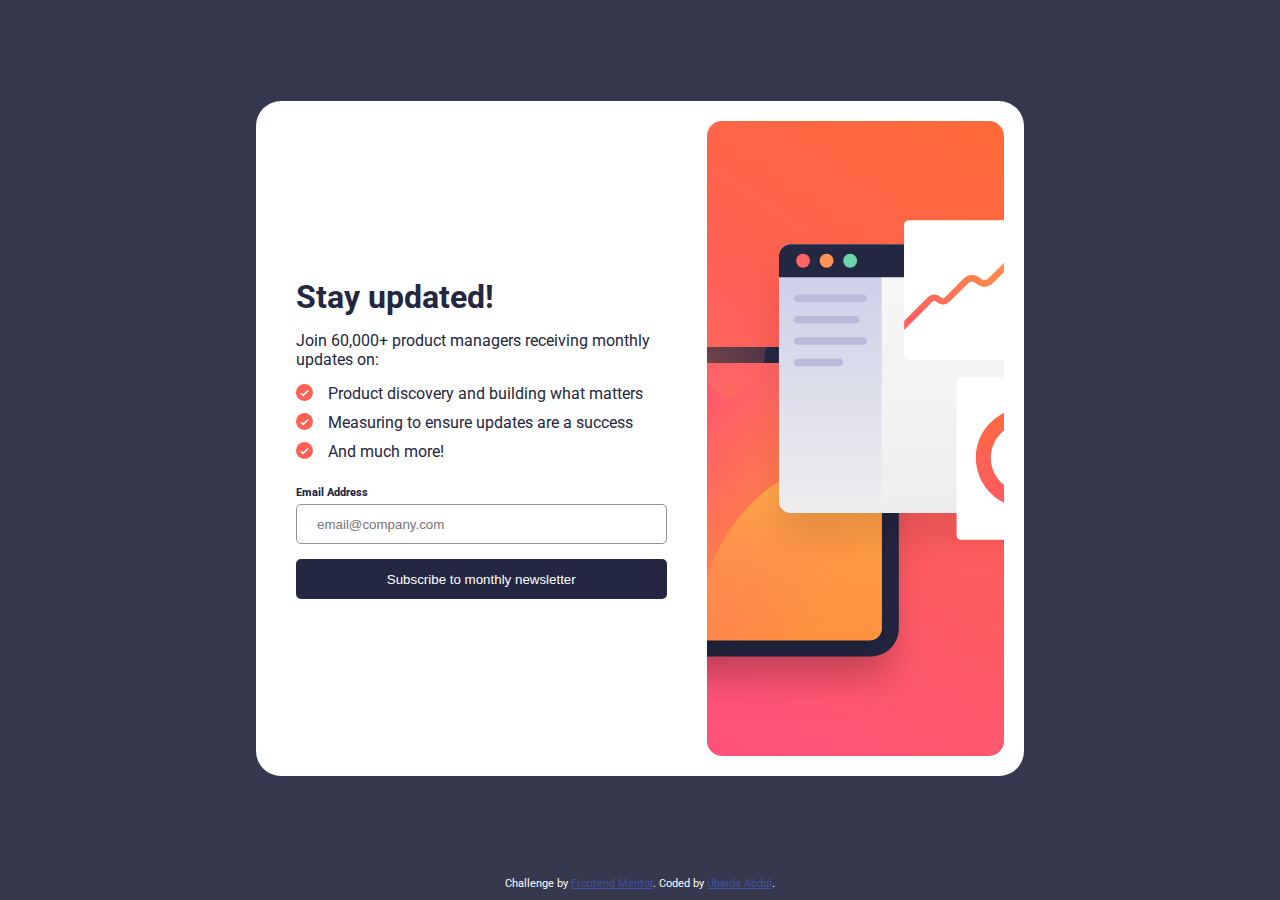
<file: index.html>
<!DOCTYPE html>
<html lang="en">
<head>
  <meta charset="UTF-8">
  <meta name="viewport" content="width=device-width, initial-scale=1.0"> <!-- displays site properly based on user's device -->

  <link rel="icon" type="image/png" sizes="32x32" href="./assets/images/favicon-32x32.png">
  <link href="https://fonts.googleapis.com/css2?family=Roboto:wght@400;700&display=swap" rel="stylesheet">

  <link rel="stylesheet" href="index.css">
  <script src="script.js" defer></script>
  
  <title>Frontend Mentor | Newsletter sign-up form with success message</title>

  <!-- Feel free to remove these styles or customise in your own stylesheet 👍 -->
  <style>
    .attribution { font-size: 11px; text-align: center;}
    .attribution a { color: hsl(228, 45%, 44%); }
  </style>
</head>
<body>

  <!-- Sign-up form start -->

  <!-- Stay updated!

  Join 60,000+ product managers receiving monthly updates on:

  Product discovery and building what matters
  Measuring to ensure updates are a success
  And much more!

  Email address
  email@company.com

  Subscribe to monthly newsletter -->

  <!-- Sign-up form end -->

  <!-- Success message start -->

  <!-- Thanks for subscribing!

  A confirmation email has been sent to ash@loremcompany.com. 
  Please open it and click the button inside to confirm your subscription.

  Dismiss message -->

  <!-- Success message end -->
  
  
  <div id="container">
    <div class="card">
      <div class="left-content">

        <h1>Stay updated!</h1>

        <p>Join 60,000+ product managers receiving monthly updates on:</p>

        <ul class="updates-list">

          <li class="content">
            <img src="assets/images/icon-list.svg" alt="tick icon" class="icon">
            <span>Product discovery and building what matters</span>
          </li>

          <li class="content">
            <img src="assets/images/icon-list.svg" alt="tick icon" class="icon">
            <span>Measuring to ensure updates are a success</span>
          </li>

          <li class="content">
            <img src="assets/images/icon-list.svg" alt="tick icon" class="icon">
            <span>And much more!</span>
          </li>
        </ul>

        <div class="email-textbox">
          <div class="email-error-text">
            <label for="email">Email Address</label>
            <span class="error-text" id="error-text">Valid email required</span>
          </div>
          <input 
            type="email" 
            id="email" 
            name="email"
            placeholder="email@company.com"
          >
        </div>
        
        <button class="btn"
        onclick="validateEmail()">
        Subscribe to monthly newsletter
        </button>
      </div>

      <div class="right-image">
        <img src="assets/images/illustration-sign-up-desktop.svg" alt="Newsletter signup illustration" height="100%" width="100%">
      </div>

    </div>
    <div class="attribution">
      Challenge by <a href="https://www.frontendmentor.io?ref=challenge" target="_blank">Frontend Mentor</a>. 
      Coded by <a href="#">Ubaida Abdul</a>.
    </div>
  </div>
</body>
</html>
</file>
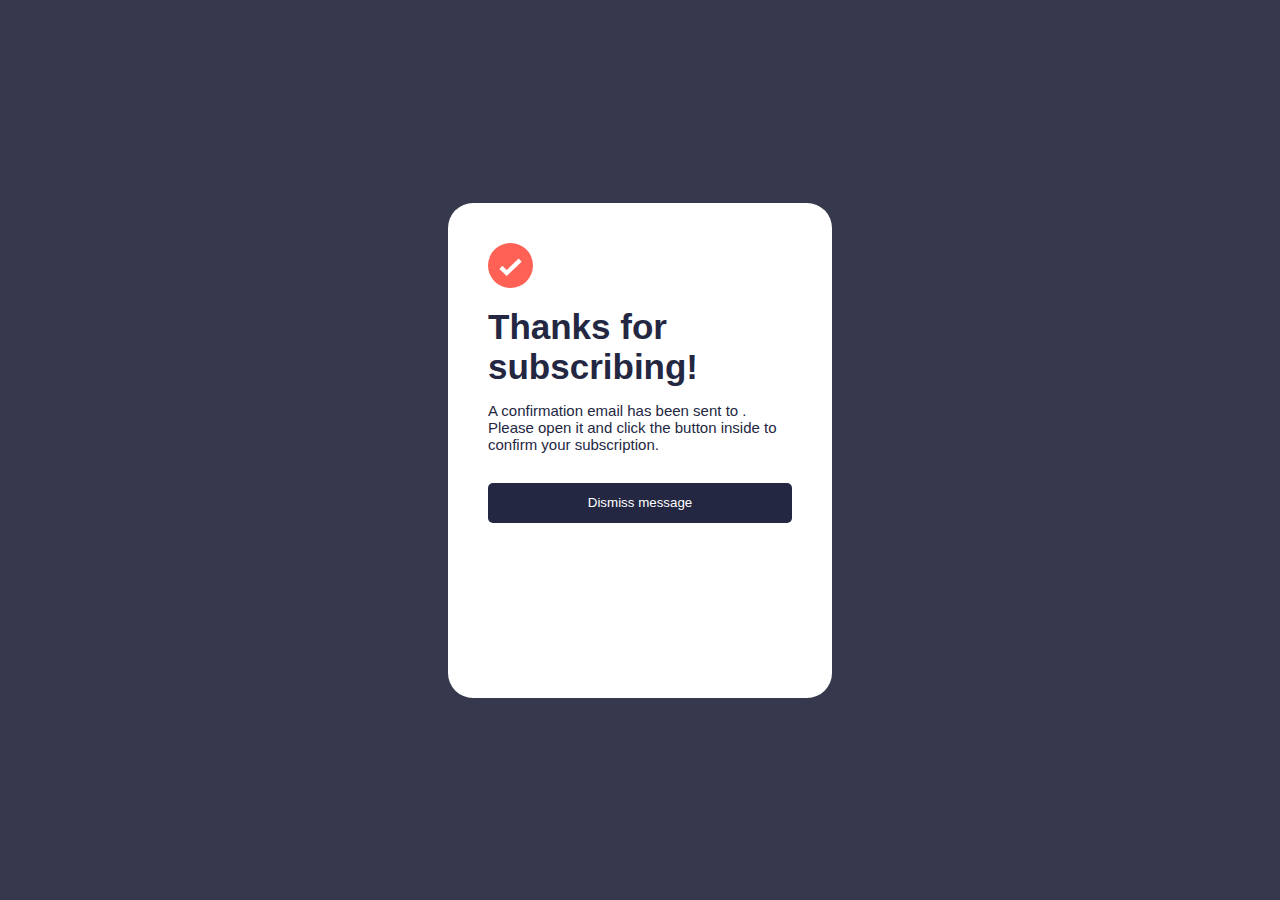
<file: success.html>
<!DOCTYPE html>
<html lang="en">
<head>
    <meta charset="UTF-8">
    <meta name="viewport" content="width=device-width, initial-scale=1.0">
    <link rel="stylesheet" href="index.css">
    <script src="script.js"></script>
    <title>Success Page</title>
</head>
<body>
    <div id="container">
        <div class="card success">
            <div>
                <img src="assets/images/icon-list.svg" alt="correct icon" class="success-icon">
            </div>
            <h1>Thanks for subscribing!</h1>
            <p>
                A confirmation email has been sent to 
                <b><span id="user-email"></span></b>.
                Please open it and click the button inside to confirm your subscription.
            </p>
            <button class="btn" onclick="dismiss()">Dismiss message</button>
        </div>
    </div>

    <script>
        const email = localStorage.getItem('subscriberEmail');
        document.getElementById("user-email").textContent = email
    </script>
</body>
</html>
</file>
<file: index.css>
* {
    margin: 0;
    padding: 0;
    box-sizing: border-box;
}

body {
    font-family: 'Roboto', sans-serif;
}

#container {
    width: 100%;
    height: 100vh;
    background-color: hsl(235, 18%, 26%);
    color: hsl(234, 29%, 20%);
    display: flex;
    flex-direction: column;
    justify-content: center;
    align-items: center;
}

.attribution {
    margin-bottom: 10px;
    color: white;
}

.card{
    border-radius: 25px;
    background-color: hsl(0, 0%, 100%);
    width: 60%;
    height: 75vh;
    display: flex;
    padding: 20px 20px 20px 40px;
    margin: auto;
    gap: 40px;
}

.success {
    width: 30%;
    height: 55vh;
    display: flex;
    flex-direction: column;
    padding: 40px;
    gap: 15px;
}

.success-icon {
    height: 45px;
}

.success h1 {
    font-weight: bolder;
    font-size: 35px;
}

.success p {
    font-size: 15px;
    margin-bottom: 15px;
}

.left-content {
    display: flex;
    flex-direction: column;
    justify-content: center;
    gap: 15px;
    font-size: 16px;
}

.left-content h1{
    font-weight: 700;
    color: hsl(234, 29%, 20%);
}

.right-image {
    width: 50%;
    padding: 0;
}

.right-image img{
    display: block;
    width: 100%;
    object-fit: cover;
    border-radius: 15px;
}

.updates-list {
    list-style: none;
}

.content {
    display: flex;
    /* align-items: center; */
    gap: 15px;
    margin-bottom: 10px;
}

.icon {
    height: 17px;
    width: 17px;
}

.email-textbox {
    display: flex;
    flex-direction: column;
    gap: 5px;
}

.email-textbox label {
    font-size: 11px;
    font-weight: 800;
}

.email-textbox input{
    height: 40px;
    border-radius: 5px;
    padding-left: 20px;
    outline: none;
    cursor: pointer;
    /* border: none; */
    border: 1px solid hsl(0, 0%,58%);
}

#email:focus {
    border: 1px solid hsl(234, 29%, 20%);
}
  
#email.active {
    border: 1px solid hsl(4, 100%, 67%);
    background-color: hsla(4, 100%, 67%, 0.15);
    color: hsl(4, 100%, 67%);
}

.error-text {
    color: hsl(4, 100%, 67%);
    font-size: 11px;
    display: none;
}

.error-text.active {
    display: block;
}
  
.email-error-text {
    width: 100%;
    display: flex;
    justify-content: space-between;
}

.btn {
    height: 40px;
    color: white;
    background-color: hsl(234, 29%, 20%);
    border-radius: 5px;
    cursor: pointer;
    border: none;
    transition: background 0.3s, color 0.3s;
}

.btn:hover{
    background-image: linear-gradient(to right, #F75077, #FF6A5D, #FF693C);
}


@media screen and (max-width: 768px) {
    #container {
        width: 100%;
        height: auto;
        background-color: white;
    }
    
    .card{
        flex-direction: column-reverse;
        border-radius: 0px;
        background-color: hsl(0, 0%, 100%);
        width: 100%;
        height: auto;
        padding: 0;
        gap: 0;
    }
    
    .success {
        width: 100%;
        height: 100vh;
        padding: 30px;
        margin-top: 80px;
        gap: 25px;
        display: flex;
        flex-direction: column;
    }

    .success img {
        height: 65px;
    }
    
    .success h1 {
        font-weight: bolder;
        font-size: 45px;
    }
    
    .success p {
        font-size: 18px;
        margin-bottom: 35%;
        line-height: 1.5;
    }
    
    .left-content {
        gap: 20px;
        font-size: 20px;
        padding: 30px;
    }

    .content {
        margin-bottom: 20px;
    }

    .icon {
        height: 20px;
        width: 20px;
    }
    
    .left-content h1{
        font-size: 48px;
    }
    
    .right-image {
        width: 100%;
        height: 32vh;
        padding: 0;
    }
    
    .right-image img{
        display: block;
        width: 100%;
        object-fit: cover;
        border-radius: 0;
        border-bottom-left-radius: 15px;
        border-bottom-right-radius: 15px;
    }
    
    .email-textbox label {
        font-size: 14px;
    }
    
    .email-textbox input{
        height: 55px;
        font-size: 18px;
    }
    
    .btn {
        height: 55px;
        font-size: 18px;
    }

    .error-text {
        font-size: 14px;
    }
}
</file>
